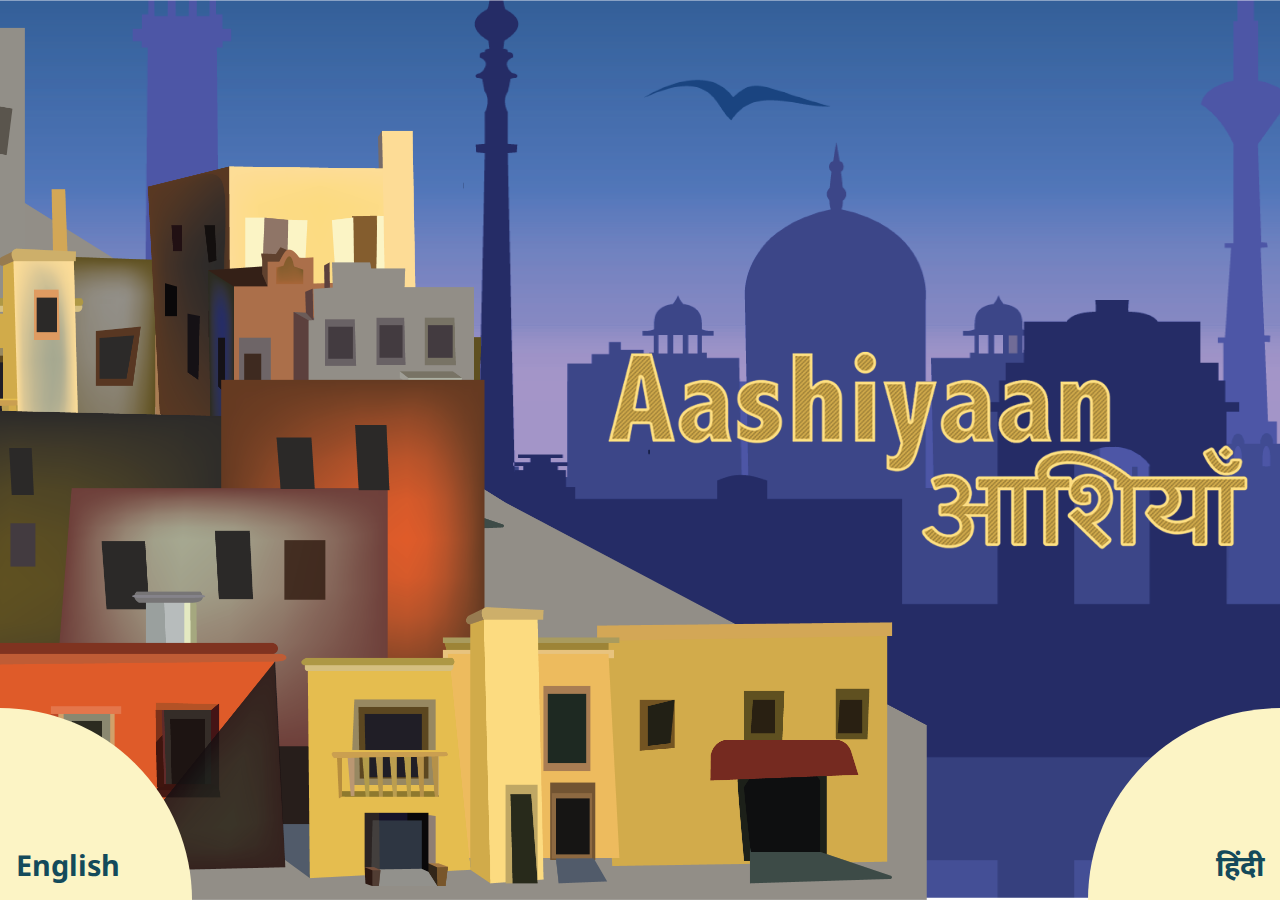
<file: index.html>
<html>
  <head>
    <meta name="viewport" content="width=device-width, initial-scale=1">
    <link rel="stylesheet" type="text/css" href="./style.css">
    <link href="https://fonts.googleapis.com/css?family=Noto+Sans:400,700" rel="stylesheet">
  </head>
  <body>
    <main class="splash">
      <h1 class="hidden">Aashiyaan Interactive Documentary Project</h1>
      <img class="logo" src="./images/logo.png" alt="Aashiyaan logo written in both English and Hindi; हिंदी" />
      <ul>
        <li class="lang-choice lang-left">
          <a href="en">
            <span>English</span>
          </a>
        </li>
        <li class="lang-choice lang-right">
          <a href="hi">
            <span>हिंदी</span>
          </a>
        </li>
      </ul>
    </main>
  </body>
</html>
</file>
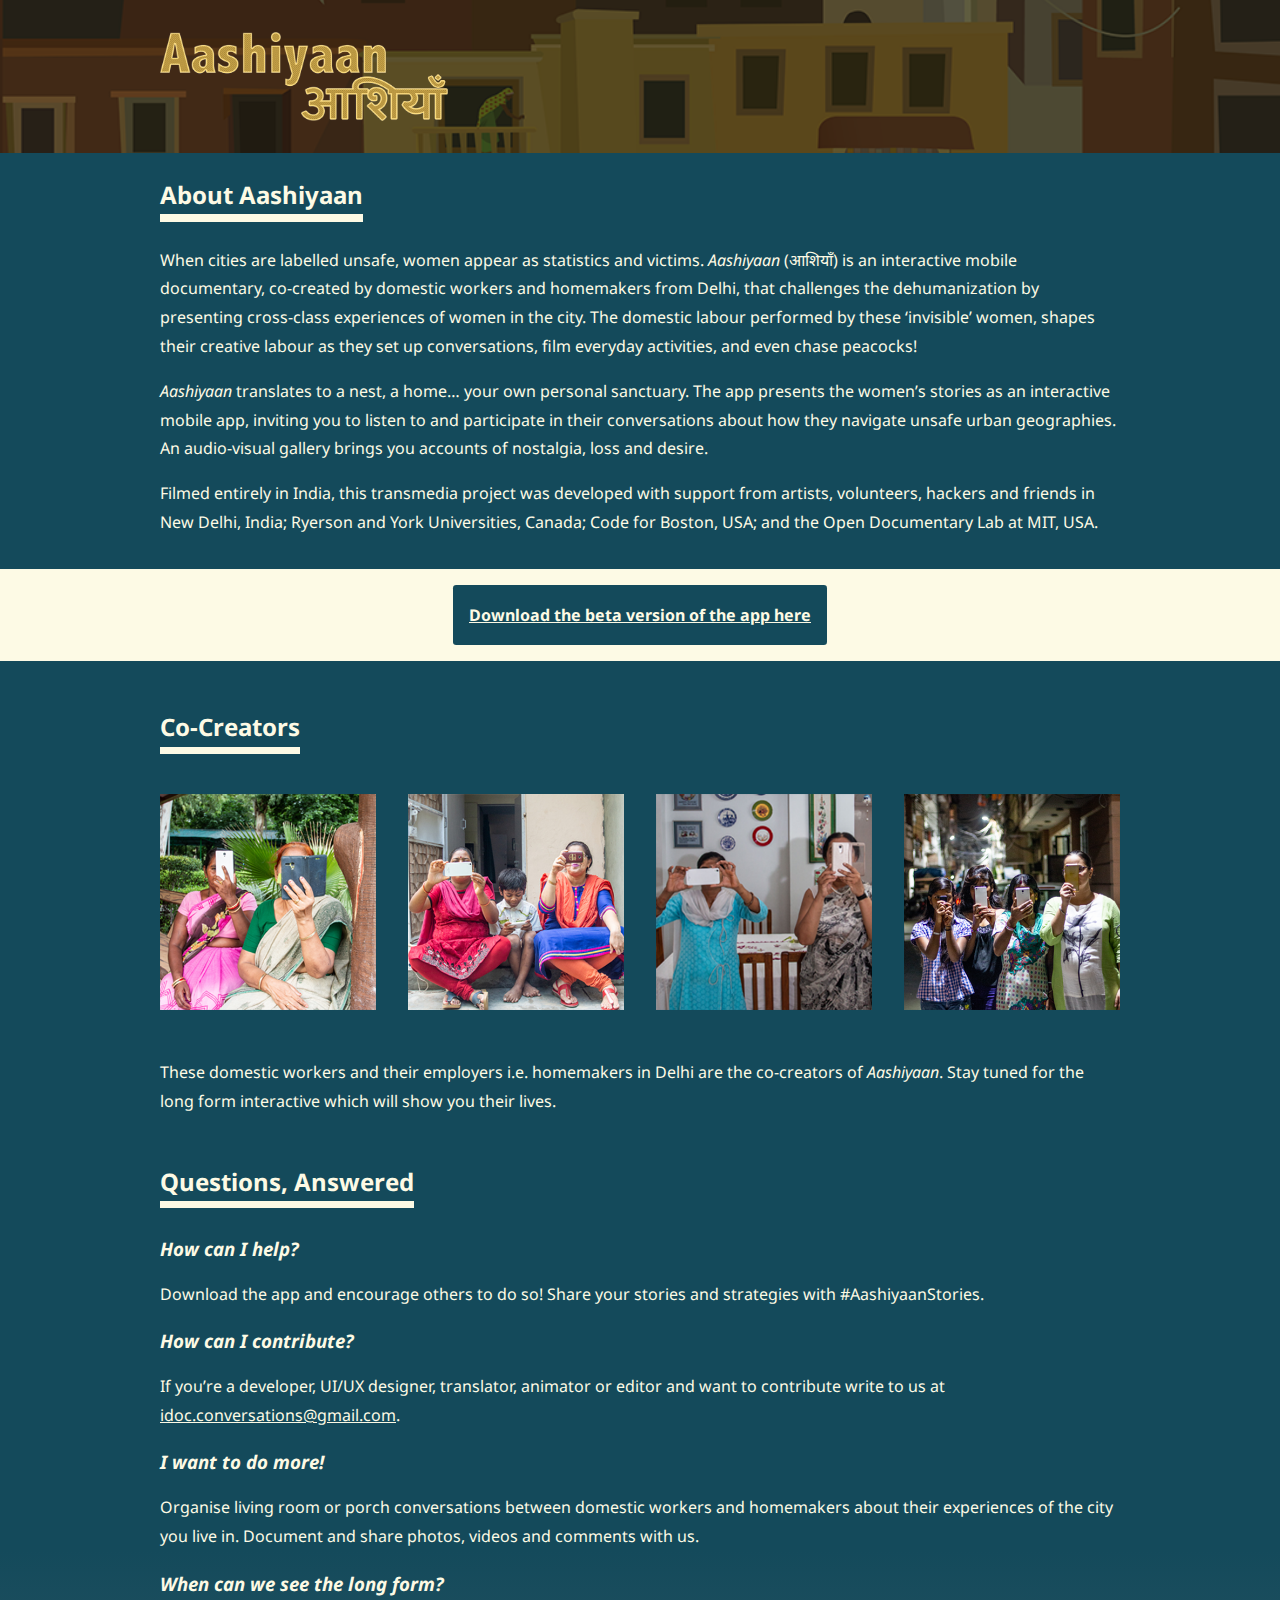
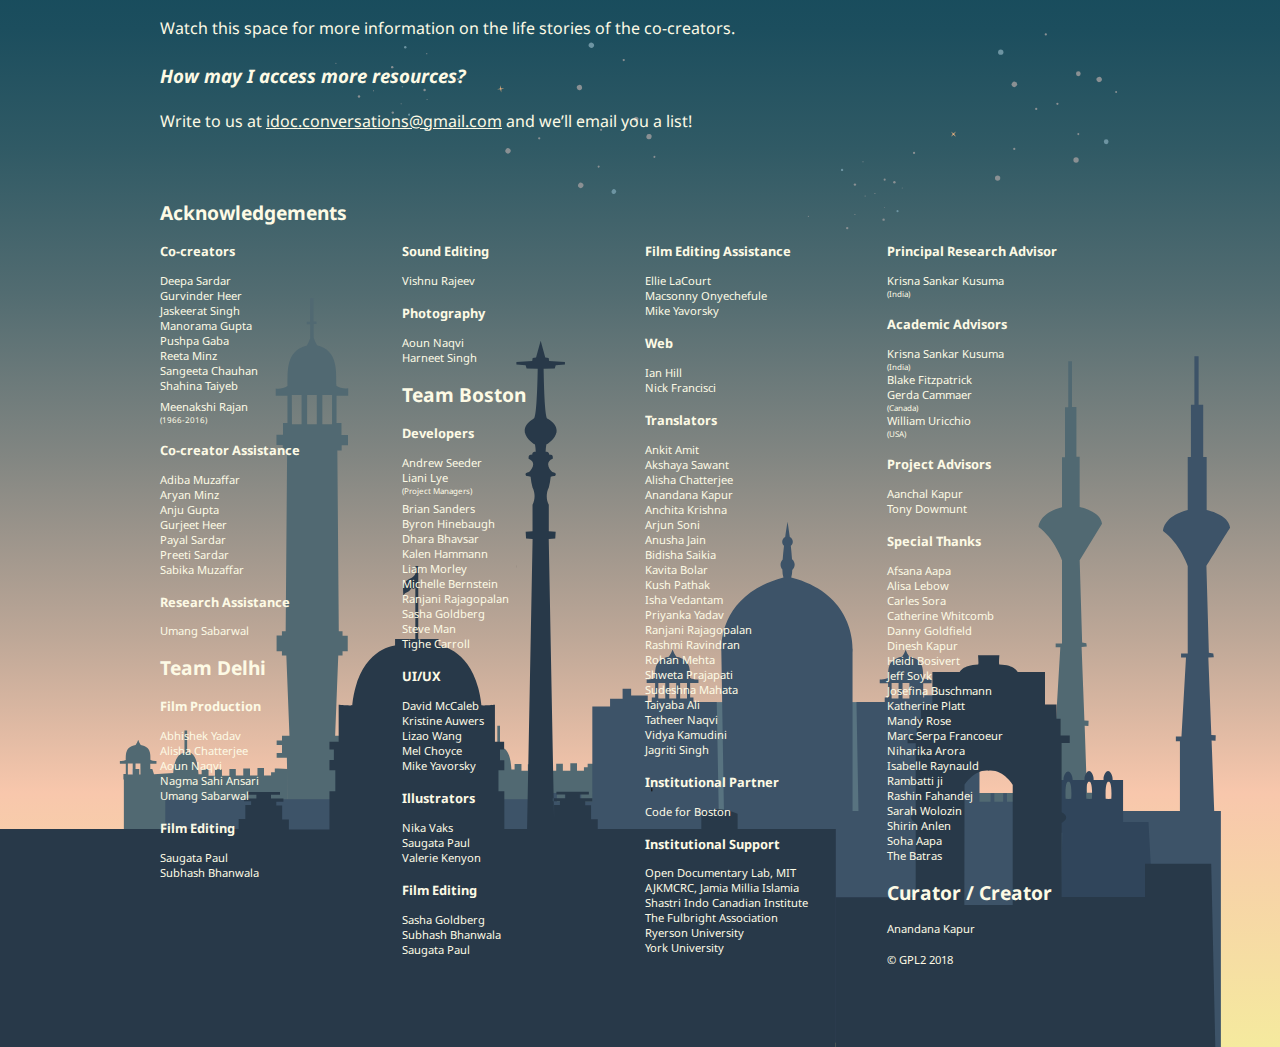
<file: en/index.html>
<html lang="en">
  <head>
    <meta name="viewport" content="width=device-width, initial-scale=1">
    <link rel="stylesheet" type="text/css" href="./../style.css">
    <link href="https://fonts.googleapis.com/css?family=Noto+Sans:400,700" rel="stylesheet">
  </head>
  <body>
    <header>
      <div class="background-shadow">
        <div class="container">
          <img class="logo" src="./../images/logo.png" alt="Aashiyaan" />
        </div>
      </div>
    </header>
    <main>
      <section>
        <div class="container">
          <h2>About Aashiyaan</h2>
          <p>
            When cities are labelled unsafe, women appear as statistics and victims. <em>Aashiyaan</em> (आशियाँ) is an interactive mobile documentary, co-created by domestic workers and homemakers from Delhi, that challenges the dehumanization by presenting cross-class experiences of women in the city. The domestic labour performed by these ‘invisible’ women, shapes their creative labour as they set up conversations, film everyday activities, and even chase peacocks!
          </p>
          <p>
            <em>Aashiyaan</em> translates to a nest, a home… your own personal sanctuary. The app presents the women’s stories as an interactive mobile app, inviting you to listen to and participate in their conversations about how they navigate unsafe urban geographies. An audio-visual gallery brings you accounts of nostalgia, loss and desire.
          </p>
          <p>
            Filmed entirely in India, this transmedia project was developed with support from artists, volunteers, hackers and friends in New Delhi, India; Ryerson and York Universities, Canada; Code for Boston, USA; and the Open Documentary Lab at MIT, USA.
          </p>

        </div>
      </section>
      <section class="highlight">
        <div class="container">
          <center>
            <a class="action"
               href="https://drive.google.com/uc?export=download&id=1E91_m_eJ-IHrZ01LY27UV1u6NqVu7nbo"
               target="_blank">
              Download the beta version of the app here
            </a>
          </center>
        </div>
      </section>
      <section>
        <div class="container">
          <h2>Co-Creators</h2>
          <div class="creator-images-outer">
            <div class="creator-images-inner">
              <div class="image-wrapper">
                <div class="card">
                  <div class="front">
                    <img class="creator" src="./../images/profile_0.png"/>
                  </div>
                  <div class="back">
                    <img class="creator" src="./../images/profile_0_back.png"/>
                    <div class="name">
                      Manorama & Pushpa
                    </div>
                  </div>
                </div>
              </div>
              <div class="image-wrapper">
                <div class="card">
                  <div class="front">
                    <img class="creator" src="./../images/profile_1.png"/>
                  </div>
                  <div class="back">
                    <img class="creator" src="./../images/profile_1_back.png"/>
                    <div class="name">
                      Reeta & Shahina
                    </div>
                  </div>
                </div>
              </div>
            </div>
            <div class="creator-images-inner">
              <div class="image-wrapper">
                <div class="card">
                  <div class="front">
                    <img class="creator" src="./../images/profile_2.png"/>
                  </div>
                  <div class="back">
                    <img class="creator" src="./../images/profile_2_back.png"/>
                    <div class="name">
                      Sangeeta & Gurvinder
                    </div>
                  </div>
                </div>
              </div>
              <div class="image-wrapper">
                <div class="card">
                  <div class="front">
                    <img class="creator" src="./../images/profile_3.png"/>
                  </div>
                  <div class="back">
                    <img class="creator" src="./../images/profile_3_back.png"/>
                    <div class="name">
                      Deepa & Jaskeerat
                    </div>
                  </div>
                </div>
              </div>
            </div>
          </div>
          <p>
            These domestic workers and their employers i.e. homemakers in Delhi are the co-creators of <em>Aashiyaan</em>. Stay tuned for the long form interactive which will show you their lives.
          </p>
        </div>
      </section>
      <section>
        <div class="container">
          <h2>Questions, Answered</h2>

          <h3>How can I help?</h3>
          <p>
            Download the app and encourage others to do so! Share your stories and strategies with #AashiyaanStories.
          </p>

          <h3>How can I contribute?</h3>

          <p>
            If you’re a developer, UI/UX designer, translator, animator or editor and want to contribute write to us at <a href="mailto:idoc.conversations@gmail.com">idoc.conversations@gmail.com</a>.
          </p>

          <h3>I want to do more!</h3>

          <p>
            Organise living room or porch conversations between domestic workers and homemakers about their experiences of the city you live in. Document and share photos, videos and comments with us.
          </p>

          <h3>When can we see the long form?</h3>

          <p>
            Watch this space for more information on the life stories of the co-creators.
          </p>

          <h3>How may I access more resources?</h3>

          <p>
            Write to us at <a href="mailto:idoc.conversations@gmail.com">idoc.conversations@gmail.com</a> and we’ll email you a list!
          </p>
        </div>
      </section>
    </main>
    <footer>
      <img src="./../images/twilight-01.svg" />
      <div class="container">
        <div class="footer-content">
          <h2>Acknowledgements</h2>

          <div class="acknowledgements">
            <div class="column-2">
              <div class="column-4">
                <section>
                  <h3>Co-creators</h3>
                  <p>Deepa Sardar</p>
                  <p>Gurvinder Heer</p>
                  <p>Jaskeerat Singh</p>
                  <p>Manorama Gupta</p>
                  <p>Pushpa Gaba</p>
                  <p>Reeta Minz</p>
                  <p>Sangeeta Chauhan</p>
                  <p>Shahina Taiyeb</p>

                  <p class="spaced">Meenakshi Rajan</p>
                  <p class="subtle">(1966-2016)</p>
                </section>

                <section>
                  <h3>Co-creator Assistance</h3>
                  <p>Adiba Muzaffar</p>
                  <p>Aryan Minz</p>
                  <p>Anju Gupta</p>
                  <p>Gurjeet Heer</p>
                  <p>Payal Sardar</p>
                  <p>Preeti Sardar</p>
                  <p>Sabika Muzaffar</p>
                </section>

                <section>
                  <h3>Research Assistance</h3>
                  <p>Umang Sabarwal</p>
                </section>

                <section>
                  <h2>Team Delhi</h2>

                  <h3>Film Production</h3>

                  <p>Abhishek Yadav</p>
                  <p>Alisha Chatterjee</p>
                  <p>Aoun Naqvi</p>
                  <p>Nagma Sahi Ansari</p>
                  <p>Umang Sabarwal</p>
                </section>

                <section>
                  <h3>Film Editing</h3>

                  <p>Saugata Paul</p>
                  <p>Subhash Bhanwala</p>
                </section>
              </div>

              <div class="column-4">
                <section>
                  <h3>Sound Editing</h3>

                  <p>Vishnu Rajeev</p>
                </section>

                <section>
                  <h3>Photography</h3>

                  <p>Aoun Naqvi</p>
                  <p>Harneet Singh</p>
                </section>

                <section>
                  <h2>Team Boston</h2>

                  <h3>Developers</h3>

                  <p>Andrew Seeder</p>
                  <p>Liani Lye</p>
                  <p class="subtle">(Project Managers)</p>

                  <p class="spaced">Brian Sanders</p>
                  <p>Byron Hinebaugh</p>
                  <p>Dhara Bhavsar</p>
                  <p>Kalen Hammann</p>
                  <p>Liam Morley</p>
                  <p>Michelle Bernstein</p>
                  <p>Ranjani Rajagopalan</p>
                  <p>Sasha Goldberg</p>
                  <p>Steve Man</p>
                  <p>Tighe Carroll</p>
                </section>

                <section>
                  <h3>UI/UX</h3>

                  <p>David McCaleb</p>
                  <p>Kristine Auwers</p>
                  <p>Lizao Wang</p>
                  <p>Mel Choyce</p>
                  <p>Mike Yavorsky</p>
                </section>

                <section>
                  <h3>Illustrators</h3>

                  <p>Nika Vaks</p>
                  <p>Saugata Paul</p>
                  <p>Valerie Kenyon</p>
                </section>

                <section>
                  <h3>Film Editing</h3>

                  <p>Sasha Goldberg</p>
                  <p>Subhash Bhanwala</p>
                  <p>Saugata Paul</p>
                </section>
              </div>
            </div>
            <div class="column-2">
              <div class="column-4">
                <section>
                  <h3>Film Editing Assistance</h3>

                  <p>Ellie LaCourt</p>
                  <p>Macsonny Onyechefule</p>
                  <p>Mike Yavorsky</p>
                </section>

                <section>
                  <h3>Web</h3>

                  <p>Ian Hill</p>
                  <p>Nick Francisci</p>
                </section>

                <section>
                  <h3>Translators</h3>

                  <p>Ankit Amit</p>
                  <p>Akshaya Sawant</p>
                  <p>Alisha Chatterjee</p>
                  <p>Anandana Kapur</p>
                  <p>Anchita Krishna</p>
                  <p>Arjun Soni</p>
                  <p>Anusha Jain</p>
                  <p>Bidisha Saikia</p>
                  <p>Kavita Bolar</p>
                  <p>Kush Pathak</p>
                  <p>Isha Vedantam</p>
                  <p>Priyanka Yadav</p>
                  <p>Ranjani Rajagopalan</p>
                  <p>Rashmi Ravindran</p>
                  <p>Rohan Mehta</p>
                  <p>Shweta Prajapati</p>
                  <p>Sudeshna Mahata</p>
                  <p>Taiyaba Ali</p>
                  <p>Tatheer Naqvi</p>
                  <p>Vidya Kamudini</p>
                  <p>Jagriti Singh</p>
                </section>

                <section>
                  <h3>Institutional Partner</h3>

                  <p>Code for Boston</p>
                </section>

                <section>
                  <h3>Institutional Support</h3>

                  <p>Open Documentary Lab, MIT</p>
                  <p>AJKMCRC, Jamia Millia Islamia</p>
                  <p>Shastri Indo Canadian Institute</p>
                  <p>The Fulbright Association</p>
                  <p>Ryerson University</p>
                  <p>York University</p>
                </section>
              </div>

              <div class="column-4">
                <section>
                  <h3>Principal Research Advisor</h3>

                  <p>Krisna Sankar Kusuma</p>
                  <p class="subtle">(India)</p>
                </section>

                <section>
                  <h3>Academic Advisors</h3>

                  <p>Krisna Sankar Kusuma</p>
                  <p class="subtle">(India)</p>

                  <p>Blake Fitzpatrick</p>
                  <p>Gerda Cammaer</p>
                  <p class="subtle">(Canada)</p>

                  <p>William Uricchio </p>
                  <p class="subtle">(USA)</p>
                </section>

                <section>
                  <h3>Project Advisors</h3>

                  <p>Aanchal Kapur</p>
                  <p>Tony Dowmunt</p>
                </section>

                <section>
                  <h3>Special Thanks</h3>

                  <p>Afsana Aapa</p>
                  <p>Alisa Lebow</p>
                  <p>Carles Sora</p>
                  <p>Catherine Whitcomb</p>
                  <p>Danny Goldfield</p>
                  <p>Dinesh Kapur</p>
                  <p>Heidi Bosivert</p>
                  <p>Jeff Soyk</p>
                  <p>Josefina Buschmann</p>
                  <p>Katherine Platt</p>
                  <p>Mandy Rose</p>
                  <p>Marc Serpa Francoeur</p>
                  <p>Niharika Arora</p>
                  <p>Isabelle Raynauld</p>
                  <p>Rambatti ji</p>
                  <p>Rashin Fahandej</p>
                  <p>Sarah Wolozin</p>
                  <p>Shirin Anlen</p>
                  <p>Soha Aapa</p>
                  <p>The Batras</p>
                </section>

                <section>
                  <h2>Curator / Creator</h2>
                  <p>Anandana Kapur</p>
                </section>

                <section>
                  <p>© GPL2 2018</p>
                </section>
              </div>
            </div>
          </div>
        </div>
      </div>
    </footer>

  </body>
</html>
</file>
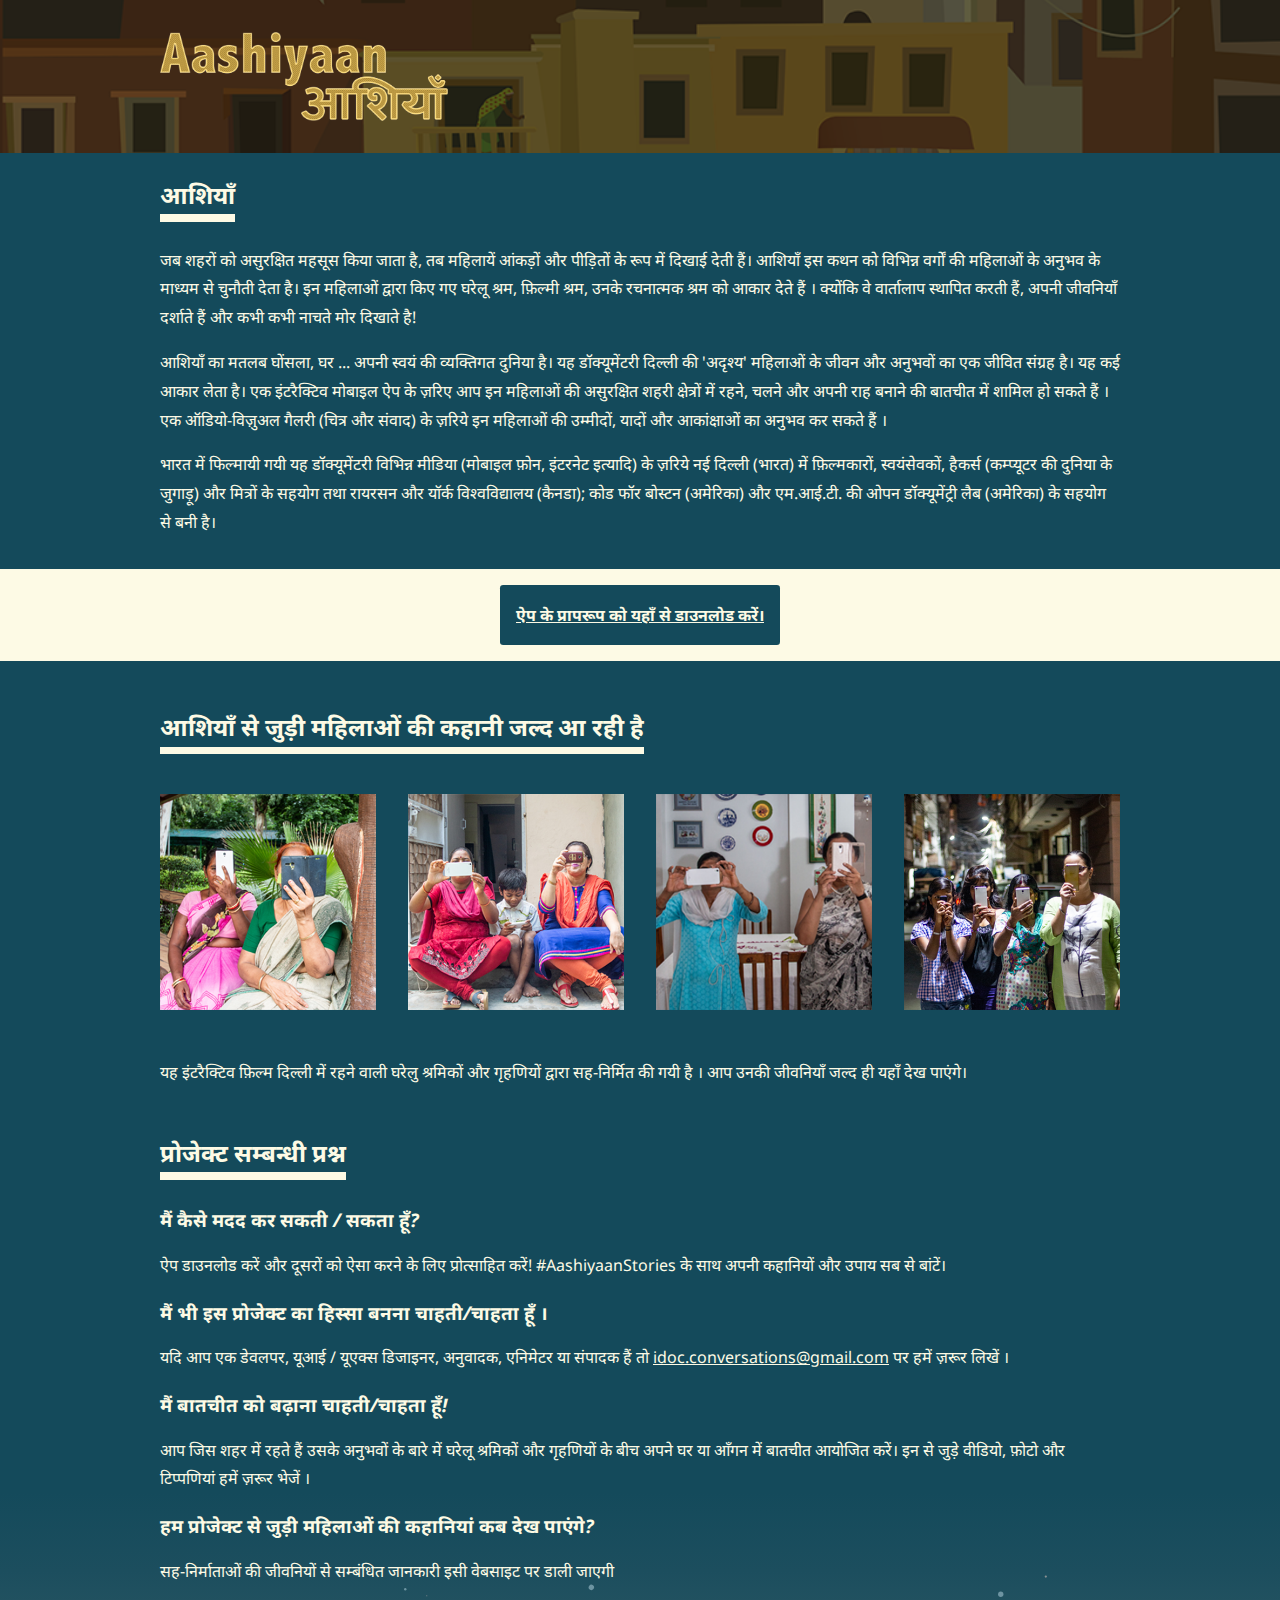
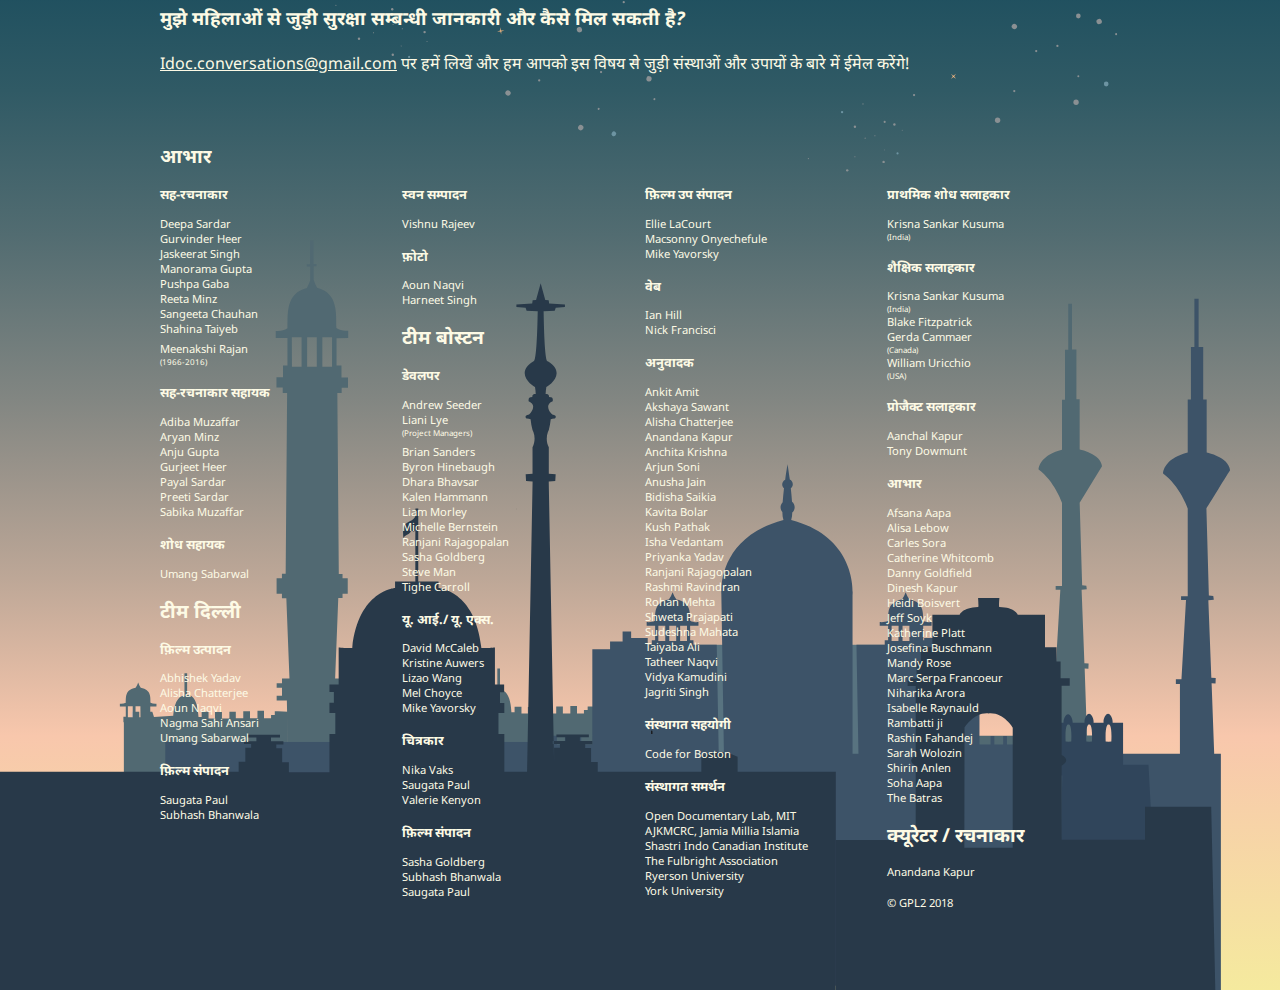
<file: hi/index.html>
<html lang="hi">
  <head>
    <meta name="viewport" content="width=device-width, initial-scale=1">
    <link rel="stylesheet" type="text/css" href="./../style.css">
    <link href="https://fonts.googleapis.com/css?family=Noto+Sans:400,700" rel="stylesheet">
  </head>
  <body>
    <header>
      <div class="background-shadow">
        <div class="container">
          <img class="logo" src="./../images/logo.png" alt="Aashiyaan" />
        </div>
      </div>
    </header>
    <main>
      <section>
        <div class="container">
          <h2>आशियाँ</h2>

          <p>
            जब शहरों को असुरक्षित महसूस किया जाता है, तब महिलायें आंकड़ों और पीड़ितों के रूप में दिखाई देती हैं। <em>आशियाँ</em> इस कथन को विभिन्न वर्गों की महिलाओं के अनुभव के माध्यम से चुनौती देता है। इन महिलाओं द्वारा किए गए घरेलू श्रम, फ़िल्मी श्रम, उनके रचनात्मक श्रम को आकार देते हैं । क्योंकि वे वार्तालाप स्थापित करती हैं, अपनी जीवनियाँ दर्शाते हैं और कभी कभी नाचते मोर दिखाते है!
          </p>

          <p>
            <em>आशियाँ</em> का मतलब घोंसला,  घर ... अपनी स्वयं की व्यक्तिगत दुनिया है। यह डॉक्यूमेंटरी दिल्ली की 'अदृश्य' महिलाओं के जीवन और अनुभवों का एक जीवित संग्रह है। यह कई आकार लेता है। एक इंटरैक्टिव मोबाइल ऐप के ज़रिए आप इन महिलाओं की असुरक्षित शहरी क्षेत्रों में रहने, चलने और अपनी राह बनाने की बातचीत में शामिल हो सकते हैं । एक ऑडियो-विज़ुअल गैलरी (चित्र और संवाद) के ज़रिये इन महिलाओं की उम्मीदों, यादों और आकांक्षाओं का अनुभव कर सकते हैं ।
          </p>

          <p>
            भारत में फिल्मायी गयी यह डॉक्यूमेंटरी विभिन्न मीडिया (मोबाइल फ़ोन, इंटरनेट इत्यादि) के ज़रिये नई दिल्ली (भारत) में फ़िल्मकारों, स्वयंसेवकों, हैकर्स (कम्प्यूटर की दुनिया के जुगाड़ू) और मित्रों के सहयोग तथा रायरसन और यॉर्क विश्वविद्यालय (कैनडा); कोड फॉर बोस्टन (अमेरिका) और एम.आई.टी. की ओपन डॉक्यूमेंट्री लैब (अमेरिका) के सहयोग से बनी है।
          </p>

        </div>
      </section>
      <section class="highlight">
        <div class="container">
          <center>
            <a class="action"
               href="https://drive.google.com/uc?export=download&id=1E91_m_eJ-IHrZ01LY27UV1u6NqVu7nbo"
               target="_blank">
               ऐप के प्रापरूप को यहाँ से डाउनलोड करें।
            </a>
          </center>
        </div>
      </section>
      <section>
        <div class="container">
          <h2>आशियाँ से जुड़ी महिलाओं की कहानी जल्द आ  रही है</h2>
          <div class="creator-images-outer">
            <div class="creator-images-inner">
              <div class="image-wrapper">
                <div class="card">
                  <div class="front">
                    <img class="creator" src="./../images/profile_0.png"/>
                  </div>
                  <div class="back">
                    <img class="creator" src="./../images/profile_0_back.png"/>
                    <div class="name">
                      Manorama & Pushpa
                    </div>
                  </div>
                </div>
              </div>
              <div class="image-wrapper">
                <div class="card">
                  <div class="front">
                    <img class="creator" src="./../images/profile_1.png"/>
                  </div>
                  <div class="back">
                    <img class="creator" src="./../images/profile_1_back.png"/>
                    <div class="name">
                      Reeta & Shahina
                    </div>
                  </div>
                </div>
              </div>
            </div>
            <div class="creator-images-inner">
              <div class="image-wrapper">
                <div class="card">
                  <div class="front">
                    <img class="creator" src="./../images/profile_2.png"/>
                  </div>
                  <div class="back">
                    <img class="creator" src="./../images/profile_2_back.png"/>
                    <div class="name">
                      Sangeeta & Gurvinder
                    </div>
                  </div>
                </div>
              </div>
              <div class="image-wrapper">
                <div class="card">
                  <div class="front">
                    <img class="creator" src="./../images/profile_3.png"/>
                  </div>
                  <div class="back">
                    <img class="creator" src="./../images/profile_3_back.png"/>
                    <div class="name">
                      Deepa & Jaskeerat
                    </div>
                  </div>
                </div>
              </div>
            </div>
          </div>
          <p>
            यह इंटरैक्टिव फ़िल्म दिल्ली में रहने वाली घरेलु श्रमिकों और गृहणियों द्वारा सह-निर्मित की गयी है । आप उनकी जीवनियाँ जल्द ही यहाँ देख पाएंगे।
          </p>
        </div>
      </section>
      <section>
        <div class="container">
          <h2>प्रोजेक्ट सम्बन्धी प्रश्न</h2>

          <h3>मैं कैसे मदद कर सकती / सकता हूँ?</h3>

          <p>
            ऐप डाउनलोड करें और दूसरों को ऐसा करने के लिए प्रोत्साहित करें! #AashiyaanStories के साथ अपनी कहानियों और उपाय सब से बांटें।
          </p>

          <h3>मैं भी इस प्रोजेक्ट का हिस्सा बनना चाहती/चाहता हूँ ।</h3>

          <p>
            यदि आप एक डेवलपर, यूआई / यूएक्स डिजाइनर, अनुवादक, एनिमेटर या संपादक हैं तो <a href="mailto:idoc.conversations@gmail.com">idoc.conversations@gmail.com</a> पर हमें ज़रूर लिखें ।
          </p>

          <h3>मैं बातचीत को बढ़ाना चाहती/चाहता हूँ!</h3>

          <p>
            आप जिस शहर में रहते हैं उसके अनुभवों के बारे में घरेलू श्रमिकों और गृहणियों  के बीच अपने घर या आँगन में बातचीत आयोजित करें। इन से जुड़े वीडियो, फ़ोटो और टिप्पणियां हमें ज़रूर भेजें ।
          </p>

          <h3>हम प्रोजेक्ट से जुड़ी महिलाओं की कहानियां कब देख पाएंगे?</h3>

          <p>
            सह-निर्माताओं की जीवनियों से सम्बंधित जानकारी इसी वेबसाइट पर डाली जाएगी
          </p>

          <h3>मुझे महिलाओं से जुड़ी सुरक्षा सम्बन्धी जानकारी और कैसे मिल सकती है?</h3>

          <p>
            <a href="mailto:idoc.conversations@gmail.com">Idoc.conversations@gmail.com</a> पर हमें लिखें और हम आपको इस विषय से जुड़ी संस्थाओं और उपायों के बारे में ईमेल करेंगे!
          </p>
        </div>
      </section>
    </main>
    <footer>
      <img src="./../images/twilight-01.svg" />
      <div class="container">
        <div class="footer-content">
          <h2>आभार</h2>

          <div class="acknowledgements">
            <div class="column-2">
              <div class="column-4">
                <section>
                  <h3>सह-रचनाकार</h3>
                  <p>Deepa Sardar</p>
                  <p>Gurvinder Heer</p>
                  <p>Jaskeerat Singh</p>
                  <p>Manorama Gupta</p>
                  <p>Pushpa Gaba</p>
                  <p>Reeta Minz</p>
                  <p>Sangeeta Chauhan</p>
                  <p>Shahina Taiyeb</p>

                  <p class="spaced">Meenakshi Rajan</p>
                  <p class="subtle">(1966-2016)</p>
                </section>

                <section>
                  <h3>सह-रचनाकार सहायक</h3>
                  <p>Adiba Muzaffar</p>
                  <p>Aryan Minz</p>
                  <p>Anju Gupta</p>
                  <p>Gurjeet Heer</p>
                  <p>Payal Sardar</p>
                  <p>Preeti Sardar</p>
                  <p>Sabika Muzaffar</p>
                </section>

                <section>
                  <h3>शोध सहायक</h3>
                  <p>Umang Sabarwal</p>
                </section>

                <section>
                  <h2>टीम दिल्ली</h2>

                  <h3>फ़िल्म उत्पादन</h3>

                  <p>Abhishek Yadav</p>
                  <p>Alisha Chatterjee</p>
                  <p>Aoun Naqvi</p>
                  <p>Nagma Sahi Ansari</p>
                  <p>Umang Sabarwal</p>
                </section>

                <section>
                  <h3>फ़िल्म संपादन</h3>

                  <p>Saugata Paul</p>
                  <p>Subhash Bhanwala</p>
                </section>
              </div>

              <div class="column-4">
                <section>
                  <h3>स्वन सम्पादन</h3>

                  <p>Vishnu Rajeev</p>
                </section>

                <section>
                  <h3>फ़ोटो</h3>

                  <p>Aoun Naqvi</p>
                  <p>Harneet Singh</p>
                </section>

                <section>
                  <h2>टीम बोस्टन</h2>

                  <h3>डेवलपर</h3>

                  <p>Andrew Seeder</p>
                  <p>Liani Lye</p>
                  <p class="subtle">(Project Managers)</p>

                  <p class="spaced">Brian Sanders</p>
                  <p>Byron Hinebaugh</p>
                  <p>Dhara Bhavsar</p>
                  <p>Kalen Hammann</p>
                  <p>Liam Morley</p>
                  <p>Michelle Bernstein</p>
                  <p>Ranjani Rajagopalan</p>
                  <p>Sasha Goldberg</p>
                  <p>Steve Man</p>
                  <p>Tighe Carroll</p>
                </section>

                <section>
                  <h3>यू. आई./ यू. एक्स.</h3>

                  <p>David McCaleb</p>
                  <p>Kristine Auwers</p>
                  <p>Lizao Wang</p>
                  <p>Mel Choyce</p>
                  <p>Mike Yavorsky</p>
                </section>

                <section>
                  <h3>चित्रकार</h3>

                  <p>Nika Vaks</p>
                  <p>Saugata Paul</p>
                  <p>Valerie Kenyon</p>
                </section>

                <section>
                  <h3>फ़िल्म संपादन</h3>

                  <p>Sasha Goldberg</p>
                  <p>Subhash Bhanwala</p>
                  <p>Saugata Paul</p>
                </section>
              </div>
            </div>
            <div class="column-2">
              <div class="column-4">
                <section>
                  <h3>फ़िल्म उप संपादन</h3>

                  <p>Ellie LaCourt</p>
                  <p>Macsonny Onyechefule</p>
                  <p>Mike Yavorsky</p>
                </section>

                <section>
                  <h3>वेब</h3>

                  <p>Ian Hill</p>
                  <p>Nick Francisci</p>
                </section>

                <section>
                  <h3>अनुवादक</h3>

                  <p>Ankit Amit</p>
                  <p>Akshaya Sawant</p>
                  <p>Alisha Chatterjee</p>
                  <p>Anandana Kapur</p>
                  <p>Anchita Krishna</p>
                  <p>Arjun Soni</p>
                  <p>Anusha Jain</p>
                  <p>Bidisha Saikia</p>
                  <p>Kavita Bolar</p>
                  <p>Kush Pathak</p>
                  <p>Isha Vedantam</p>
                  <p>Priyanka Yadav</p>
                  <p>Ranjani Rajagopalan</p>
                  <p>Rashmi Ravindran</p>
                  <p>Rohan Mehta</p>
                  <p>Shweta Prajapati</p>
                  <p>Sudeshna Mahata</p>
                  <p>Taiyaba Ali</p>
                  <p>Tatheer Naqvi</p>
                  <p>Vidya Kamudini</p>
                  <p>Jagriti Singh</p>
                </section>

                <section>
                  <h3>संस्थागत सहयोगी</h3>

                  <p>Code for Boston</p>
                </section>

                <section>
                  <h3>संस्थागत समर्थन</h3>

                  <p>Open Documentary Lab, MIT</p>
                  <p>AJKMCRC, Jamia Millia Islamia</p>
                  <p>Shastri Indo Canadian Institute</p>
                  <p>The Fulbright Association</p>
                  <p>Ryerson University</p>
                  <p>York University</p>
                </section>
              </div>

              <div class="column-4">
                <section>
                  <h3>प्राथमिक शोध सलाहकार</h3>

                  <p>Krisna Sankar Kusuma</p>
                  <p class="subtle">(India)</p>
                </section>

                <section>
                  <h3>शैक्षिक सलाहकार</h3>

                  <p>Krisna Sankar Kusuma</p>
                  <p class="subtle">(India)</p>

                  <p>Blake Fitzpatrick</p>
                  <p>Gerda Cammaer</p>
                  <p class="subtle">(Canada)</p>

                  <p>William Uricchio </p>
                  <p class="subtle">(USA)</p>
                </section>

                <section>
                  <h3>प्रोजैक्ट सलाहकार</h3>

                  <p>Aanchal Kapur</p>
                  <p>Tony Dowmunt</p>
                </section>

                <section>
                  <h3>आभार</h3>

                  <p>Afsana Aapa</p>
                  <p>Alisa Lebow</p>
                  <p>Carles Sora</p>
                  <p>Catherine Whitcomb</p>
                  <p>Danny Goldfield</p>
                  <p>Dinesh Kapur</p>
                  <p>Heidi Boisvert</p>
                  <p>Jeff Soyk</p>
                  <p>Katherine Platt</p>
                  <p>Josefina Buschmann</p>
                  <p>Mandy Rose</p>
                  <p>Marc Serpa Francoeur</p>
                  <p>Niharika Arora</p>
                  <p>Isabelle Raynauld</p>
                  <p>Rambatti ji</p>
                  <p>Rashin Fahandej</p>
                  <p>Sarah Wolozin</p>
                  <p>Shirin Anlen</p>
                  <p>Soha Aapa</p>
                  <p>The Batras</p>
                </section>

                <section>
                  <h2>क्यूरेटर / रचनाकार</h2>
                  <p>Anandana Kapur</p>
                </section>

                <section>
                  <p>© GPL2 2018</p>
                </section>
              </div>
            </div>
          </div>
        </div>
      </div>
    </footer>

  </body>
</html>
</file>
<file: style.css>
html, body {
  margin: 0;
  padding: 0;
}

body {
  background-color: #144A5B;
  font-family: 'Noto Sans', sans-serif;
  color: #fdfae5;
}

header {
  padding: 0;
  background-image: url('./images/banner-01.png');
  background-size: cover;
  background-position: center bottom;
}

header .background-shadow {
  background-color: rgba(0, 0, 0, 0.6);
}

.logo {
  padding: 2em 0;
  width: 30%;
}

.container {
  max-width: 60em;
  padding: 0 2em;
  margin: auto;
}

main.splash {
  position: absolute;
  top: 0;
  bottom: 0;
  left: 0;
  right: 0;
  background-image: url('./images/splash.png');
  background-size: cover;
  background-position: center top;
}

main.splash .lang-choice a {
  background-color: #fcf4c5;
  height: 12rem;
  width: 12rem;
  max-width: 50%;
  color: #144A5B;
}

main.splash .lang-choice span {
  position: absolute;
  bottom: 1rem;
  font-size: 1.8rem;
  font-weight: 700;
  text-decoration: none;
}

main.splash ul {
  list-style-type: none;
}

main.splash .lang-left a {
  position: absolute;
  left: 0;
  bottom: 0;
  border-top-right-radius: 100%;
}

main.splash .lang-left span {
  left: 1rem;
}

main.splash .lang-right a {
  position: absolute;
  right: 0;
  bottom: 0;
  border-top-left-radius: 100%;
}

main.splash .lang-right span {
  right: 1rem;
}

main.splash .logo {
  position: absolute;
  top: 50%;
  right: 2rem;
  width: 50%;
  transform: translateY(-50%);
}

main h1.hidden {
  position: fixed;
  top: -100%;
  opacity: 0;
}

main section:first-child {
  margin-top: 0.5em;
}

main h2 {
  position: relative;
  display: inline-block;
}

main h2:after {
  content: '';
  position: absolute;
  bottom: -0.5em;
  left: 0;
  height: 0.3em;
  width: 100%;
  background: #fdfae5;
}

main h3 {
  font-style: italic;
  margin: 1em 0 0.25em 0;
}

main p {
  margin: 1em 0;
}

main a {
  color: #fdfae5;
}

main section {
  margin: 2rem 0;
  line-height: 1.8rem;
}

section.highlight {
  margin: 1em 0;
  padding: 1em 0;
  background-color: #fdfae5;
  width: 100%;
  color: #144A5B;
}

section.highlight a.action {
  margin: auto;
  display: inline-block;
  padding: 1rem;
  background-color: #144A5B;
  border: none;
  border-radius: 0.2rem;
  font-size: 1rem;
  font-family: 'Noto Sans', sans-serif;
  font-weight: 700;
  color: #fdfae5;
}

.creator-images-outer {
  padding: 2em 0;
  display: flex;
}
.creator-images-inner {
  position: relative;
  display: flex;
}
.creator-images-outer .creator-images-inner,
.creator-images-outer .image-wrapper {
  position: relative;
  max-width: calc(50% - 0.75em);
}
.creator-images-outer .creator-images-inner:not(:last-child),
.creator-images-outer .image-wrapper:not(:last-child) {
  margin-right: 2em;
}
.creator-images-outer img.creator {
  width: 100%;
}

.image-wrapper {
  perspective: 1000;
}

.image-wrapper .card {
  -webkit-transform: rotateY(0deg);
  -ms-transform: rotateY(0deg);
  transform: rotateY(0deg);
  transform-style: preserve-3d;
  transition: transform 1.0s ease;
  -webkit-transition: transform 1.0s ease;
}

.image-wrapper:hover .card {
  -webkit-transform: rotateY(180deg);
  -ms-transform: rotateY(180deg);
  transform: rotateY(180deg);
}

.image-wrapper .card .front {
  position: absolute;
  -webkit-backface-visibility: hidden;
  -ms-backface-visibility: hidden;
  -o-backface-visibility: hidden;
  backface-visibility: hidden;
  transform-style: preserve-3d;
}

.image-wrapper .card .back {
  display: block;
  -webkit-transform: rotateY(180deg);
  -ms-transform: rotateY(180deg);
  transform: rotateY(180deg);
  -webkit-backface-visibility: hidden;
  -ms-backface-visibility: hidden;
  -o-backface-visibility: hidden;
  backface-visibility: hidden;
  transform-style: preserve-3d;
}

.image-wrapper .card .name {
  position: absolute;
  text-align: center;
  width: 100%;
  background-color: blue;
  color: white;
  padding: 0.3rem 0.6rem;
  box-sizing: border-box;
  background-color: #fdfae5dd;
  color: #144A5B;
  left: 0;
  bottom: 0.5rem;
  line-height: 1.2rem;
}

footer {
  padding-top: 2rem;
  position: relative;
}

footer img {
  position: absolute;
  bottom: 0;
  z-index: -100;
}

footer .acknowledgements {
  display: flex;
  padding-bottom: 4em;
}
footer .acknowledgements .column-2 {
  display: flex;
  flex: 1;
}
footer .acknowledgements .column-4 {
  flex: 1;
}
footer .acknowledgements .column-2:not(:last-child),
footer .acknowledgements .column-4:not(:last-child) {
  margin-right: 0.6em;
}

footer h2 {
  margin-top: 0;
  font-size: 1.2em;
}

footer h3 {
  margin-top: 0;
  font-size: 0.8em;
}

footer p {
  font-size: 0.7em;
  margin: 0;
}
footer p.subtle {
  font-size: 0.5em;
}
footer p.spaced {
  margin-top: 0.5em;
}

footer section {
  margin: 0 0 1em 0;
}

@media only screen and (max-width: 30em) {
  .creator-images-outer {
    padding: 1.5em 0;
    display: block;
  }
  .creator-images-outer .creator-images-inner {
    max-width: 100%;
  }
  .creator-images-outer .image-wrapper {
    max-width: calc(50% - 0.75em);
  }
  .creator-images-outer .creator-images-inner:not(:last-child) {
    margin-right: 0;
    margin-bottom: 2em;
  }
  .creator-images-outer .image-wrapper:not(:last-child) {
    margin-right: 1.5em;
  }
  .logo {
    display: block;
    margin: auto;
    width: 50%;
  }
  footer .acknowledgements .column-2 {
    display: block;
  }
  footer .acknowledgements .column-4:not(:last-child){
    margin-right: 0;
  }
}
</file>
